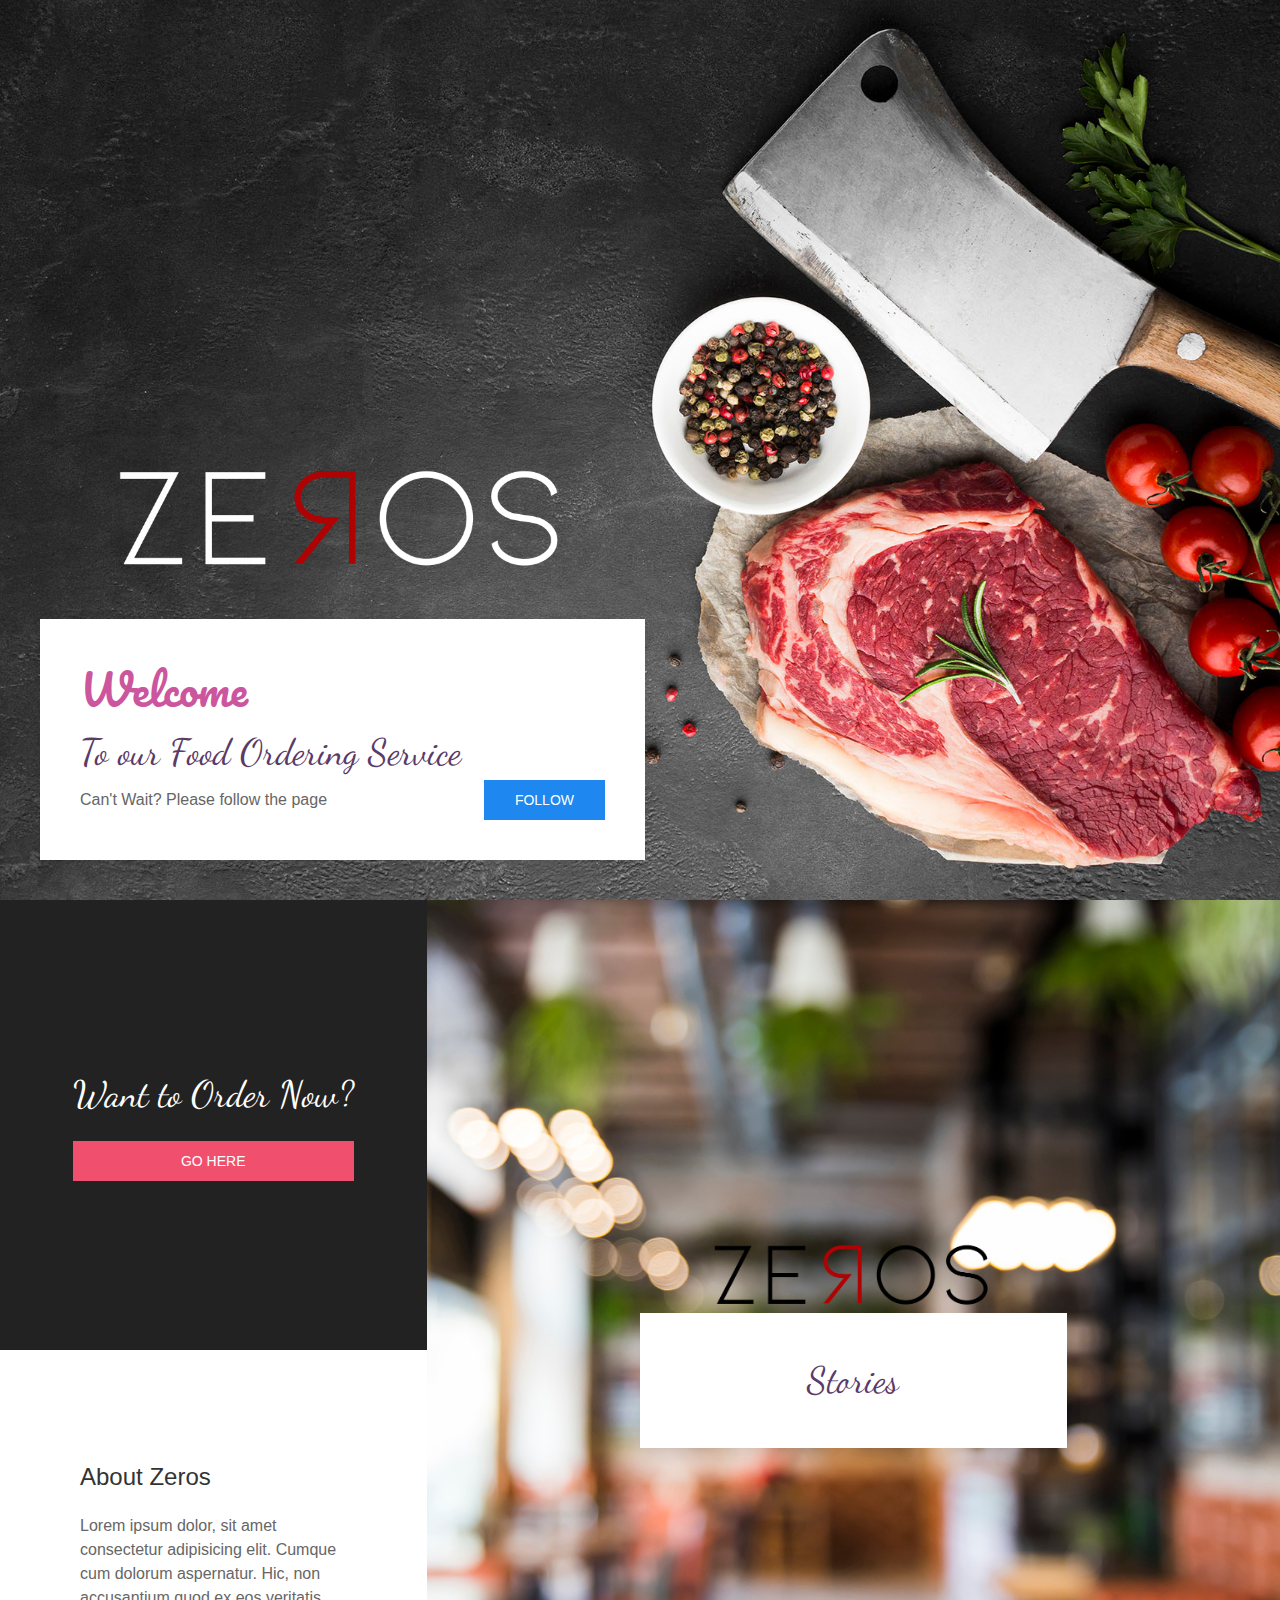
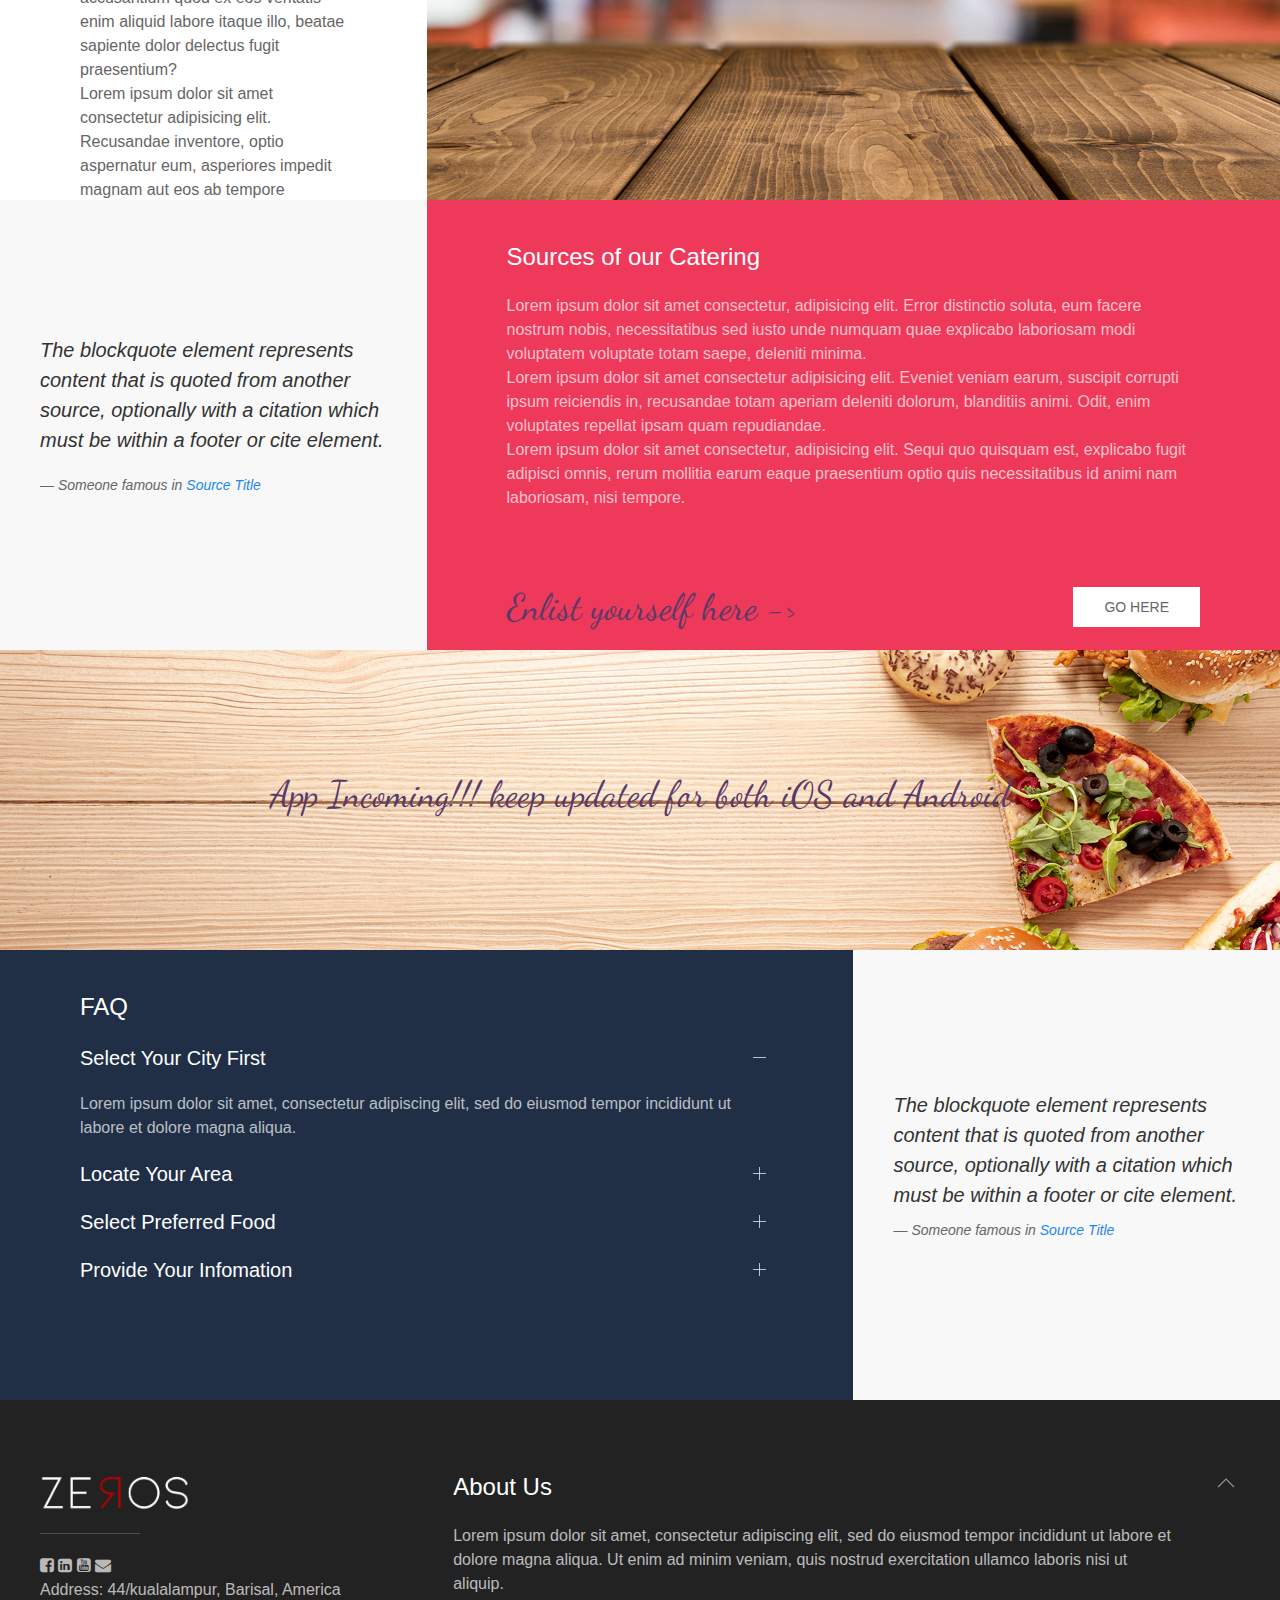
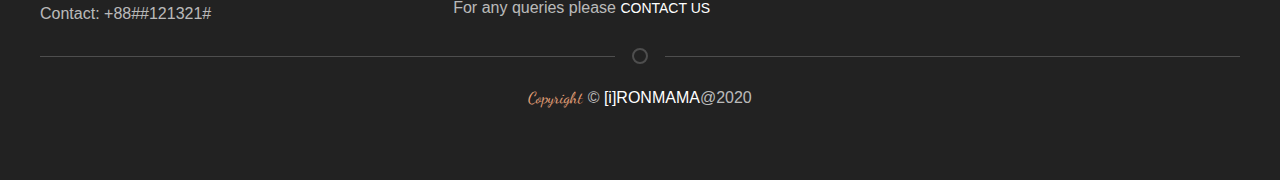
<file: index.html>
<!DOCTYPE html>
<html>
<head>
    <meta charset="utf-8" />
    <meta http-equiv="X-UA-Compatible" content="IE=edge">
    <title>project ZEROS UI</title>
    <meta name="viewport" content="width=device-width, initial-scale=1">    
    <link href="https://fonts.googleapis.com/css?family=Dancing+Script|Pacifico&display=swap" rel="stylesheet"> 
    <link rel="stylesheet" type="text/css" href="css/uikit.css">
    <link rel="stylesheet" type="text/css" media="screen" href="css/main.css" />
    <link rel="stylesheet" href="https://stackpath.bootstrapcdn.com/font-awesome/4.7.0/css/font-awesome.min.css">
    
</head>
<body>    
    <!-- Home Page Section -->
    <section class="main-section">
        <div class="main-section-content">
            <div>
                <div class="uk-background-cover uk-dark uk-panel" style="background-image: url(img/back_1800.jpg);">
                    <div class="h-100 uk-flex uk-flex-left uk-flex-bottom">
                        <div class="uk-flex-column">
                            <img src="img/logo_2_ws.png" width="685" alt="logo" uk-img>
                            <div class="uk-padding uk-flex uk-flex-column uk-animation-slide-top-small">
                                <div>
                                    <div class="uk-card uk-card-default uk-card-hover uk-card-body">
                                        <h3 class="uk-card-title zeros-head">Welcome</h3>
                                        <p class="zeros-sub-head">To our Food Ordering Service</p>
                                        <!-- <a class="uk-button uk-button-secondary" href="#doctor" uk-scroll>Find Doctor</a> -->
                                        <div class="uk-panel uk-panel-box uk-text-break">                                        
                                            <div class="uk-flex uk-flex-wrap uk-flex-wrap-around uk-flex-between uk-flex-middle">
                                                <p>Can't Wait? Please follow the page</p>
                                                <a class="uk-button uk-button-primary" href="foods.html">Follow</a>
                                            </div>
                                        </div>
                                    </div>
                                </div>                            
                            </div>  
                        </div>                                                  
                    </div>
                </div>
            </div>
        </div>
    </section>


    <!-- Food Order On the go -->
    <div id="food-order" uk-offcanvas="mode: push; overlay: true">
        <div class="uk-offcanvas-bar">                        
            <button class="uk-offcanvas-close" type="button" uk-close></button>                                                
            <h3 class="uk-h4 zeros-head">Order <span class="zeros-sub-head">On the go</span></h3>      
                            
            <form class="uk-form-stacked">
                <div class="uk-margin">
                    <label class="uk-form-label" for="form-stacked-text">Name</label>
                    <div class="uk-form-controls">
                        <input class="uk-input" id="form-stacked-text" type="text" placeholder="Full Name">
                    </div>
                </div>
            
                <div class="uk-margin">
                    <label class="uk-form-label" for="form-stacked-select">Select City</label>
                    <div class="uk-form-controls">
                        <select class="uk-select" id="form-stacked-select">
                            <option>Dhaka</option>
                            <option>Khulna</option>
                        </select>
                    </div>
                </div>

                <div class="uk-margin">
                        <label class="uk-form-label" for="form-stacked-select">Select Area</label>
                        <div class="uk-form-controls">
                            <select class="uk-select" id="form-stacked-select">
                                <option>Dhanmondi</option>
                                <option>Kolabagan</option>
                            </select>
                        </div>
                    </div>
            
                <div class="uk-margin">
                    <div class="uk-form-label">Preference</div>
                    <div class="uk-form-controls">
                        <label><input class="uk-radio" type="radio" name="radio1"> Lunch</label><br>
                        <label><input class="uk-radio" type="radio" name="radio2"> Dinner</label>
                    </div>
                </div>        
                <div class="uk-margin">
                    <button class="uk-button uk-button-danger">Search</button>
                </div>    
            </form>
        </div>
    </div>

    <!-- Enlistment -->
    <div id="enlist" uk-offcanvas="mode: push; flip: true; overlay: true">
        <div class="uk-offcanvas-bar">                        
            <button class="uk-offcanvas-close" type="button" uk-close></button>                                                
            <h3 class="uk-h4 zeros-head">Enlist <span class="zeros-sub-head">On the go</span></h3>                                    
            <form class="uk-form-stacked">
                <div class="uk-margin">
                    <label class="uk-form-label" for="form-stacked-text">Name</label>
                    <div class="uk-form-controls">
                        <input class="uk-input" id="form-stacked-text" type="text" placeholder="Full Name">
                    </div>
                </div>
            
                <div class="uk-margin">
                    <label class="uk-form-label" for="form-stacked-select">Select City</label>
                    <div class="uk-form-controls">
                        <select class="uk-select" id="form-stacked-select">
                            <option>Dhaka</option>
                            <option>Khulna</option>
                        </select>
                    </div>
                </div>

                <div class="uk-margin">
                        <label class="uk-form-label" for="form-stacked-select">Select Area</label>
                        <div class="uk-form-controls">
                            <select class="uk-select" id="form-stacked-select">
                                <option>Dhanmondi</option>
                                <option>Kolabagan</option>
                            </select>
                        </div>
                    </div>
            
                <div class="uk-margin">
                    <div class="uk-form-label">Preference</div>
                    <div class="uk-form-controls">
                        <label><input class="uk-radio" type="radio" name="radio1"> Lunch</label><br>
                        <label><input class="uk-radio" type="radio" name="radio2"> Dinner</label>
                    </div>
                </div>        
                <div class="uk-margin">
                    <button class="uk-button uk-button-danger">Enlist</button>
                </div>    
            </form>
        </div>
    </div>

    <!-- Page Content Section -->
    <section id="zeros">        
        <div>
            <div class="uk-grid-collapse" uk-grid>
                <div class="uk-width-1-3@m h-100">
                    <div>
                        <div class="uk-background-cover uk-height-large uk-light uk-background-secondary uk-panel uk-flex uk-flex-center uk-flex-middle">
                            <div class="uk-flex uk-flex-column uk-animation-slide-top-small">
                                <p class="uk-h4 zeros-sub-head">Want to Order Now?</p>
                                <button class="uk-button uk-button-danger" uk-toggle="target: #food-order">Go Here</button>                       
                            </div>
                        </div>
                    </div>
                    <div class="uk-height-responsive">
                        <div class="uk-height-large uk-height-responsive uk-padding uk-dark content-anim">
                            <div class="uk-section">
                                <div class="uk-container">                    
                                    <h3>About Zeros</h3>                    
                                    <div class="uk-grid-match" uk-grid>
                                        <div>
                                            <p>Lorem ipsum dolor, sit amet consectetur adipisicing elit. Cumque cum dolorum aspernatur. Hic, non accusantium quod ex eos veritatis enim aliquid labore itaque illo, beatae sapiente dolor delectus fugit praesentium?</p>
                                            <p>Lorem ipsum dolor sit amet consectetur adipisicing elit. Recusandae inventore, optio aspernatur eum, asperiores impedit magnam aut eos ab tempore assumenda ducimus dolorum. Sed quis hic illum voluptatibus molestiae eaque?</p>
                                            <p>Lorem, ipsum dolor sit amet consectetur adipisicing elit. Nobis reiciendis error ad enim quas quia perspiciatis qui sapiente voluptates numquam. Officiis, inventore ea saepe quis doloribus facilis eligendi veritatis in.</p>
                                        </div>
                                    </div>                    
                                </div>
                            </div>
                        </div>
                    </div>
                </div>  
                <div class="uk-width-expand@m">
                    <div class="h-100">
                        
                        <div class="uk-height-1-1 uk-background-cover uk-dark uk-flex " uk-parallax="bgy: -200" style="background-image: url('img/parallex_1.jpg');">                            
                            
                            <div class="uk-width-1-2@m uk-text-center uk-text-bottom uk-margin-auto uk-margin-auto-vertical">                                
                                <img src="img/logo_2.png" alt="">
                                <div class="uk-flex uk-flex-column uk-animation-slide-top-small">
                                    <div>
                                        <div class="uk-card uk-card-default uk-card-hover uk-card-body uk-margin-bottom">                                        
                                            <p class="zeros-sub-head">Stories</p>
                                        </div>
                                    </div>                            
                                </div>
                            </div>           
                        </div>
                    </div>
                </div>  
            </div>
        </div>

        


        <!-- 2nd Section: DOCTOR SOURCES -->
        <div class="uk-grid-collapse" uk-grid uk-height-match="target: > .classic">
            <div class="uk-width-1-3@m">
                <div class="uk-height-large uk-background-cover uk-dark uk-background-muted uk-panel uk-flex uk-flex-center uk-flex-middle">
                    <div class="uk-flex uk-flex-column uk-animation-slide-top-small uk-padding">
                        <blockquote cite="#">
                            <p class="uk-margin-bottom">The blockquote element represents content that is quoted from another source, optionally with a citation which must be within a footer or cite element.</p>
                            <footer>Someone famous in <cite><a href="#">Source Title</a></cite></footer>
                        </blockquote>                      
                    </div>
                </div>
            </div>
            <div class="uk-width-expand@m uk-height-responsive">
                <div class="uk-height-large uk-height-responsive uk-light uk-padding uk-background-danger">
                    <div class="uk-container">
                        <div class="uk-margin-auto-vertical">
                            <h3>Sources of our Catering</h3>                
                            <div>
                                <div>
                                    <p>Lorem ipsum dolor sit amet consectetur, adipisicing elit. Error distinctio soluta, eum facere nostrum nobis, necessitatibus sed iusto unde numquam quae explicabo laboriosam modi voluptatem voluptate totam saepe, deleniti minima.</p>
                                </div>
                                <div>
                                    <p>Lorem ipsum dolor sit amet consectetur adipisicing elit. Eveniet veniam earum, suscipit corrupti ipsum reiciendis in, recusandae totam aperiam deleniti dolorum, blanditiis animi. Odit, enim voluptates repellat ipsam quam repudiandae.</p>
                                </div>
                                <div>
                                    <p>Lorem ipsum dolor sit amet consectetur, adipisicing elit. Sequi quo quisquam est, explicabo fugit adipisci omnis, rerum mollitia earum eaque praesentium optio quis necessitatibus id animi nam laboriosam, nisi tempore.</p>
                                </div>
                            </div>
                        </div>
                        <div class="uk-margin-top uk-margin-large-top">                            
                            <div class="uk-flex uk-flex-wrap uk-flex-wrap-around uk-flex-between uk-flex-middle">
                                <p class="zeros-sub-head">Enlist yourself here -></p>
                                <button class="uk-button uk-button-secondary" uk-toggle="target: #enlist">Go Here</button>
                            </div>                
                        </div>
                    </div>
                </div>
            </div>
        </div>

        <!-- APP INCOMING SECTION -->

        <div class="uk-grid-collapse" uk-grid>
            <div class="uk-width-1-1">
                <div class="uk-background-cover uk-dark uk-height-medium uk-panel uk-flex uk-flex-center uk-flex-middle" uk-parallax="bgy: -400" style="background-image: url('img/app_plx2.jpg');">                                        
                    <div class="uk-flex uk-flex-column uk-animation-slide-top-small uk-padding">
                        <p class="uk-margin-small-bottom zeros-sub-head">App Incoming!!! keep updated for both iOS and Android</p>
                    </div>
                </div>
            </div>
        </div>

        <!-- 3rd section: FAQ -->
        <div class="uk-grid-collapse" uk-grid>            
            <div class="uk-width-expand@m">
                <div class="uk-height-large uk-light uk-padding uk-background-dark-blue">
                    <div class="uk-container">
                        <h3>FAQ</h3>         
                        <div>
                            <ul uk-accordion="multiple: true">
                                <li class="uk-open">
                                    <a class="uk-accordion-title" href="#">Select Your City First</a>
                                    <div class="uk-accordion-content">
                                        <p>Lorem ipsum dolor sit amet, consectetur adipiscing elit, sed do eiusmod tempor incididunt ut labore et dolore magna aliqua.</p>
                                    </div>
                                </li>
                                <li>
                                    <a class="uk-accordion-title" href="#">Locate Your Area</a>
                                    <div class="uk-accordion-content">
                                        <p>Ut enim ad minim veniam, quis nostrud exercitation ullamco laboris nisi ut aliquip ex ea commodo consequat. Duis aute irure dolor reprehenderit.</p>
                                    </div>
                                </li>
                                <li>
                                    <a class="uk-accordion-title" href="#">Select Preferred Food</a>
                                    <div class="uk-accordion-content">
                                        <p>Duis aute irure dolor in reprehenderit in voluptate velit esse cillum dolore eu fugiat nulla pariatur. Excepteur sint occaecat cupidatat proident.</p>
                                    </div>
                                </li>
                                <li>
                                    <a class="uk-accordion-title" href="#">Provide Your Infomation</a>
                                    <div class="uk-accordion-content">
                                        <p>Duis aute irure dolor in reprehenderit in voluptate velit esse cillum dolore eu fugiat nulla pariatur. Excepteur sint occaecat cupidatat proident.</p>
                                    </div>
                                </li>
                            </ul>
                        </div>
                
                    </div>
                </div>
            </div>
            <div class="uk-width-1-3@m">
                <div class="uk-background-cover uk-height-large uk-dark uk-background-muted uk-height-medium uk-panel uk-flex uk-flex-center uk-flex-middle">
                    <div class="uk-flex uk-flex-column uk-animation-slide-top-small uk-padding">
                        <blockquote cite="#">
                            <p class="uk-margin-small-bottom">The blockquote element represents content that is quoted from another source, optionally with a citation which must be within a footer or cite element.</p>
                            <footer>Someone famous in <cite><a href="#">Source Title</a></cite></footer>
                        </blockquote>                      
                    </div>
                </div>
            </div>
        </div>

        <!-- 4th section: Footer Section -->
        <div class="uk-section uk-section-secondary">
            <div class="uk-container">
                <div class="" uk-grid>
                    <div class="uk-width-1-3">
                        <img src="img/logo_2_w.png" width="150" alt="logo" uk-img>
                        <hr class="uk-divider-small">
                        <div class="icon-section">                            
                            <i class="fa fa-facebook-square" aria-hidden="true"></i>
                            <i class="fa fa-linkedin-square" aria-hidden="true"></i>
                            <i class="fa fa-youtube-square" aria-hidden="true"></i>
                            <i class="fa fa-envelope" aria-hidden="true"></i>
                        </div>
                        <div class="addr">
                            <p>Address: 44/kualalampur, Barisal, America</p>
                            <p>Contact: +88##121321#</p>
                        </div>

                    </div>
                    <div class="uk-width-expand@m">
                        <article class="uk-article">
                            <h3 class="">About Us</h3>
                            <p class="uk-panel uk-panel-box uk-text-break">Lorem ipsum dolor sit amet, consectetur adipiscing elit, sed do eiusmod tempor incididunt ut labore et dolore magna aliqua. Ut enim ad minim veniam, quis nostrud exercitation ullamco laboris nisi ut aliquip.</p>
                            <p>For any queries please <a class="uk-button uk-button-text" href="contact.html">Contact Us</a></p>
                        </article>
                    </div>
                    <div class="uk-width-auto@m">
                        <a href="#" uk-totop uk-scroll></a>
                    </div>
                </div>
                <div class="uk-divider-icon"></div>
                <p class="uk-text-center"> <span class="zeros-sub-head copy">Copyright</span>  © <a href="#">[i]RONMAMA</a>@2020</p>
            </div>
        </div>
    </section>
    <!-- <script src="js/uikit-icons.js"></script> -->
    <script src="js/uikit-icons.min.js"></script>
    <!-- <script src="js/uikit.js"></script> -->
    <script src="js/uikit.min.js"></script>
    <script src="js/main.js"></script>
</body>
</html>
</file>
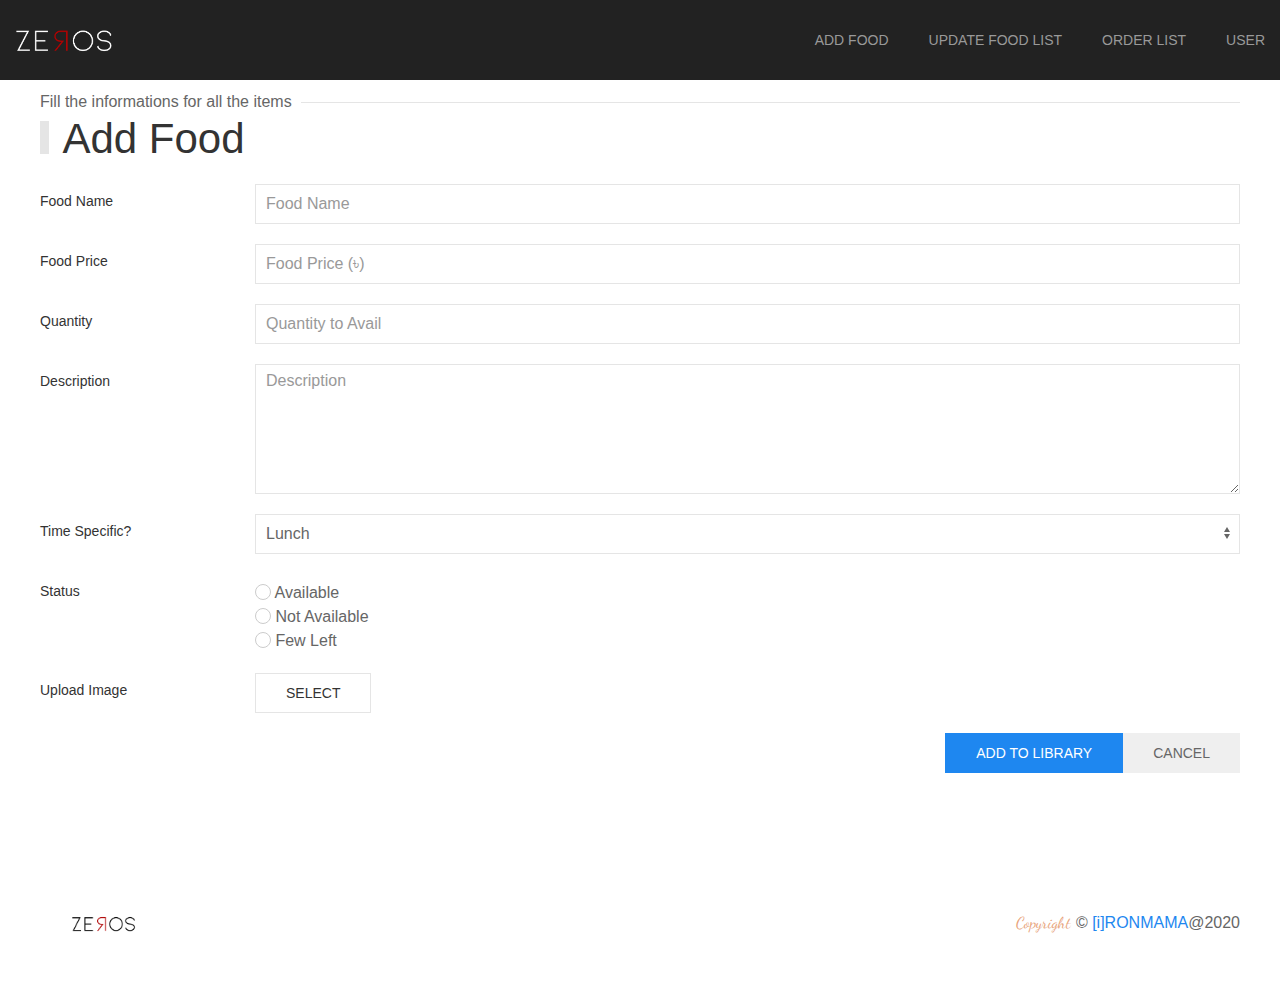
<file: addfood.html>
<!DOCTYPE html>
<html>
<head>
    <meta charset="utf-8" />
    <meta http-equiv="X-UA-Compatible" content="IE=edge">
    <title>project ZEROS UI</title>
    <meta name="viewport" content="width=device-width, initial-scale=1">    
    <link href="https://fonts.googleapis.com/css?family=Dancing+Script|Pacifico&display=swap" rel="stylesheet"> 
    <link rel="stylesheet" type="text/css" href="css/uikit.css">
    <link rel="stylesheet" type="text/css" media="screen" href="css/main.css" />
    <link rel="stylesheet" href="https://stackpath.bootstrapcdn.com/font-awesome/4.7.0/css/font-awesome.min.css">
    
</head>
<body>    
    <!-- Home Page Section -->
    <section class="main-section">
        <div class="admin-section-top">
            <div>
                <div class="uk-section-secondary uk-preserve-color">
                    <div uk-sticky="animation: uk-animation-slide-top; sel-target: .uk-navbar-container; cls-active: uk-navbar-sticky; cls-inactive: uk-navbar-transparent uk-dark; top: 200">
                        <nav class="uk-navbar-container" uk-navbar="mode: click;">
                            <div class="uk-navbar-left">
                                <a class="uk-navbar-item uk-logo logo-size" href="index.html"><img src="img/logo_2_w.png" alt="zeros"></a>                                                 
                            </div>
                            <div class="uk-navbar-right uk-dark">
                                <ul class="uk-navbar-nav uk-iconnav">
                                    <li>
                                        <a href="addfood.html" uk-toggle><span uk-icon="heart"></span> Add Food </a>
                                    </li>
                                    <li>
                                        <a href="foodList.html" uk-toggle><span uk-icon="heart"></span> Update Food List </a>
                                    </li>
                                    <li>
                                        <a href="order.html" uk-toggle><span uk-icon="heart"></span> Order List </a>
                                    </li>
                                    <li>
                                        <a href="#" > User </a>
                                        <div class="uk-navbar-dropdown uk-navbar-dropdown-width-2">
                                            <div class="uk-navbar-dropdown-grid uk-child-width-1" uk-grid>
                                                <div>
                                                    <ul class="uk-nav uk-navbar-dropdown-nav">
                                                        <li class="">
                                                            <a href="index.html" class="uk-button uk-button-primary">Logout</a>
                                                        </li>
                                                    </ul>
                                                </div>
                                            </div>
                                        </div>
                                    </li>                                    
                                </ul>
                            </div>
                        </nav>
                    </div>
                </div>

            </div>
        </div>
    </section>


    <!-- itemsList -->
    <section id="foods-items">
        <div class="uk-container">
            <div class="head">
                <h1 class="uk-heading-bullet">Add Food</h1>
                <p class="uk-heading-line"><span>Fill the informations for all the items</span></p>
            </div>

            <div class="uk-child-width-1@m" uk-grid>
                <form class="uk-form-horizontal uk-margin-large">

                    <div class="uk-margin">
                        <label class="uk-form-label" for="title">Food Name</label>
                        <div class="uk-form-controls">
                            <input class="uk-input" id="title" type="text" name="title" placeholder="Food Name">
                        </div>
                    </div>

                    <div class="uk-margin">
                        <label class="uk-form-label" for="price">Food Price</label>
                        <div class="uk-form-controls">
                            <input class="uk-input" id="price" type="text" name="price" placeholder="Food Price (৳)">
                        </div>
                    </div>

                    <div class="uk-margin">
                        <label class="uk-form-label" for="qty">Quantity</label>
                        <div class="uk-form-controls">
                            <input class="uk-input" id="qty" type="text" name="qty" placeholder="Quantity to Avail">
                        </div>
                    </div>
                    

                    <div class="uk-margin">
                        <label class="uk-form-label" for="description">Description</label>
                        <div class="uk-form-controls">
                            <textarea class="uk-textarea" rows="5" id="description" name="description" placeholder="Description"></textarea>
                        </div>                        
                    </div>
                
                    <div class="uk-margin">
                        <label class="uk-form-label" for="form-horizontal-select">Time Specific?</label>
                        <div class="uk-form-controls">
                            <select class="uk-select" id="form-horizontal-select">
                                <option>Lunch</option>
                                <option>Dinner</option>
                                <option>Both</option>
                            </select>
                        </div>
                    </div>
                
                    <div class="uk-margin ">
                        <div class="uk-form-label">Status</div>
                        <div class="uk-form-controls uk-form-controls-text">
                            <label><input class="uk-radio" type="radio" name="radio1"> Available</label><br>
                            <label><input class="uk-radio" type="radio" name="radio1"> Not Available</label><br>
                            <label><input class="uk-radio" type="radio" name="radio1"> Few Left</label>
                        </div>
                    </div>

                    <div class="uk-margin">
                        <label class="uk-form-label" for="img">Upload Image</label>
                        <div class="uk-form-controls">
                            <div uk-form-custom>
                                <input type="file">
                                <button class="uk-button uk-button-default" type="button" tabindex="-1">Select</button>
                            </div>
                        </div>                        
                    </div>     
                    
                    <div class="uk-margin uk-flex uk-flex-right">
                        <button class="uk-button uk-button-primary" type="button" tabindex="-1">Add To Library</button>
                        <button class="uk-button uk-button-Danger" type="button" tabindex="-1">Cancel</button>                     
                    </div>   
                </form>
            </div>
        </div>
    </section>

    <section id="footer">
        <div class="uk-padding">                            
            <div class="uk-flex uk-flex-wrap uk-flex-wrap-around uk-flex-between uk-flex-middle">
                <a class="uk-navbar-item uk-logo logo-size" href="index.html"><img src="img/logo_2.png" alt="zeros"></a>   
                <p class="uk-text-center"> <span class="zeros-sub-head copy">Copyright</span>  © <a href="#">[i]RONMAMA</a>@2020</p>
            </div>                
        </div>
    </section>

    <script src="js/uikit-icons.min.js"></script>
    <!-- <script src="js/uikit.js"></script> -->
    <script src="js/uikit.min.js"></script>
    <script src="js/main.js"></script>
</body>
</html>
</file>
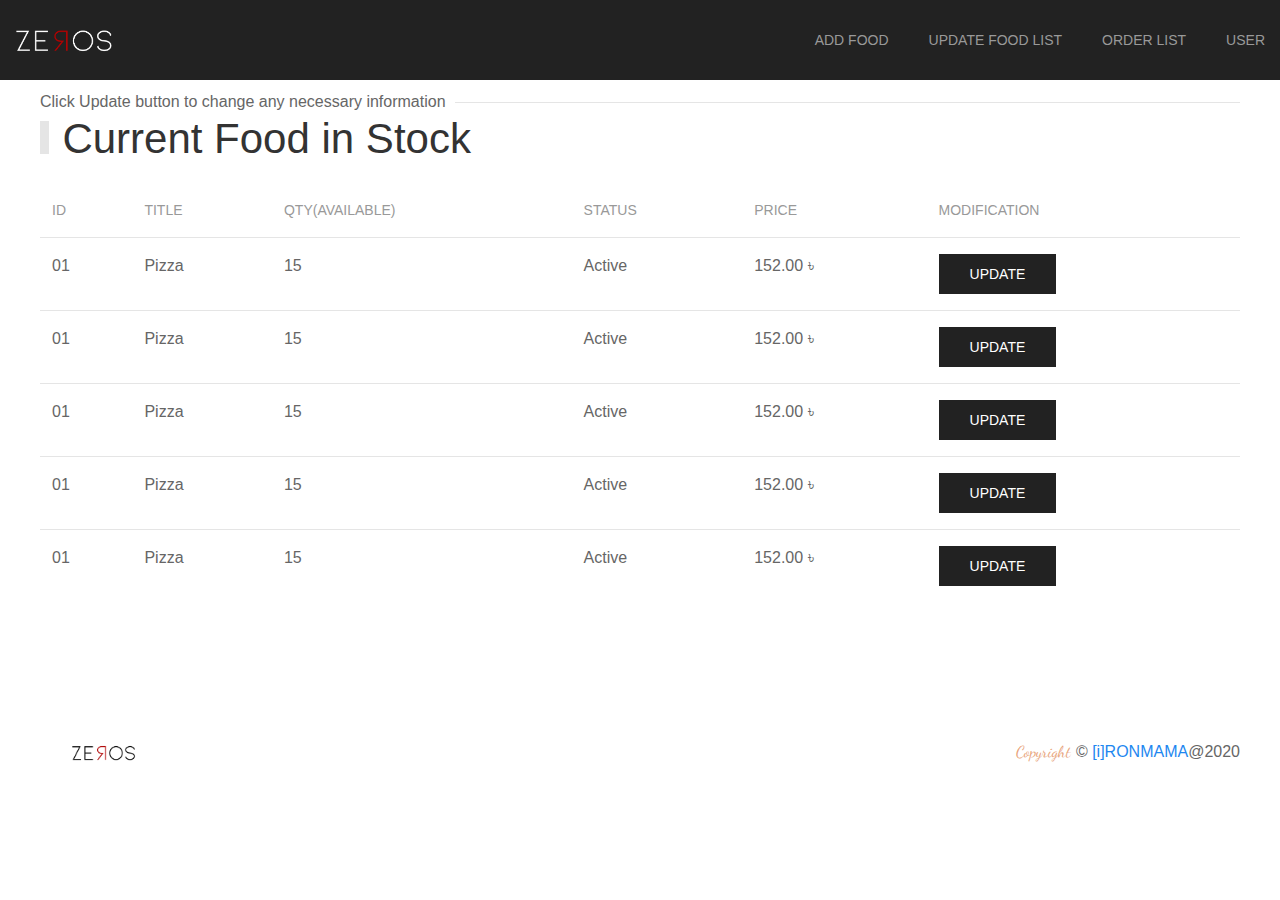
<file: foodList.html>
<!DOCTYPE html>
<html>
<head>
    <meta charset="utf-8" />
    <meta http-equiv="X-UA-Compatible" content="IE=edge">
    <title>project ZEROS UI</title>
    <meta name="viewport" content="width=device-width, initial-scale=1">    
    <link href="https://fonts.googleapis.com/css?family=Dancing+Script|Pacifico&display=swap" rel="stylesheet"> 
    <link rel="stylesheet" type="text/css" href="css/uikit.css">
    <link rel="stylesheet" type="text/css" media="screen" href="css/main.css" />
    <link rel="stylesheet" href="https://stackpath.bootstrapcdn.com/font-awesome/4.7.0/css/font-awesome.min.css">
    
</head>
<body>    
    <!-- Home Page Section -->
    <section class="main-section">
        <div class="admin-section-top">
            <div>
                <div class="uk-section-secondary uk-preserve-color">
                    <div uk-sticky="animation: uk-animation-slide-top; sel-target: .uk-navbar-container; cls-active: uk-navbar-sticky; cls-inactive: uk-navbar-transparent uk-dark; top: 200">
                        <nav class="uk-navbar-container" uk-navbar="mode: click;">
                            <div class="uk-navbar-left">
                                <a class="uk-navbar-item uk-logo logo-size" href="index.html"><img src="img/logo_2_w.png" alt="zeros"></a>                                                 
                            </div>
                            <div class="uk-navbar-right uk-dark">
                                <ul class="uk-navbar-nav uk-iconnav">
                                    <li>
                                        <a href="addfood.html" uk-toggle><span uk-icon="heart"></span> Add Food </a>
                                    </li>
                                    <li>
                                        <a href="foodList.html" uk-toggle><span uk-icon="heart"></span> Update Food List </a>
                                    </li>
                                    <li>
                                        <a href="order.html" uk-toggle><span uk-icon="heart"></span> Order List </a>
                                    </li>
                                    <li>
                                        <a href="#" > User </a>
                                        <div class="uk-navbar-dropdown uk-navbar-dropdown-width-2">
                                            <div class="uk-navbar-dropdown-grid uk-child-width-1" uk-grid>
                                                <div>
                                                    <ul class="uk-nav uk-navbar-dropdown-nav">
                                                        <li class="">
                                                            <a href="login.html" class="uk-button uk-button-primary">Logout</a>
                                                        </li>
                                                    </ul>
                                                </div>
                                            </div>
                                        </div>
                                    </li>                                    
                                </ul>
                            </div>
                        </nav>
                    </div>
                </div>

            </div>
        </div>
    </section>

    <div id="cart" uk-offcanvas="mode: push; flip: true; overlay: true">
        <div class="uk-offcanvas-bar">                        
            <button class="uk-offcanvas-close" type="button" uk-close></button>                                                
            <h3 class="uk-h4 zeros-head">Cart</h3>      
                            
            <form class="uk-form-stacked">
                <div class="uk-margin">
                    <label class="uk-form-label" for="form-stacked-text">Name</label>
                    <div class="uk-form-controls">
                        <input class="uk-input" id="form-stacked-text" type="text" placeholder="Full Name">
                    </div>
                </div>
            
                <div class="uk-margin">
                    <label class="uk-form-label" for="form-stacked-select">Select City</label>
                    <div class="uk-form-controls">
                        <select class="uk-select" id="form-stacked-select">
                            <option>Dhaka</option>
                            <option>Khulna</option>
                        </select>
                    </div>
                </div>

                <div class="uk-margin">
                        <label class="uk-form-label" for="form-stacked-select">Select Area</label>
                        <div class="uk-form-controls">
                            <select class="uk-select" id="form-stacked-select">
                                <option>Dhanmondi</option>
                                <option>Kolabagan</option>
                            </select>
                        </div>
                    </div>
            
                <div class="uk-margin">
                    <div class="uk-form-label">Preference</div>
                    <div class="uk-form-controls">
                        <label><input class="uk-radio" type="radio" name="radio1"> Lunch</label><br>
                        <label><input class="uk-radio" type="radio" name="radio2"> Dinner</label>
                    </div>
                </div>        
                <div class="uk-margin">
                    <button class="uk-button uk-button-danger">Search</button>
                </div>    
            </form>
        </div>
    </div>

    <!-- itemsList -->
    <section id="foods-items">
        <div class="uk-container">
            <div class="head">
                <h1 class="uk-heading-bullet">Current Food in Stock</h1>
                <p class="uk-heading-line"><span>Click Update button to change any necessary information</span></p>
            </div>

            <div class="uk-child-width-1@m" uk-grid>
                <div class="uk-margin-large">
                    <table class="uk-table uk-table-hover uk-table-divider">
                        <thead>
                            <tr>
                                <th>id</th>
                                <th>Title</th>
                                <th>QTY(Available)</th>
                                <th>Status</th>
                                <th>Price</th>
                                <th>Modification</th>
                            </tr>
                        </thead>
                        <tbody>
                            <tr>
                                <td>01</td>
                                <td>Pizza</td>
                                <td>15</td>
                                <td>Active</td>
                                <td>152.00 ৳</td>
                                <td><button class="uk-button uk-button-secondary">Update</button></td>
                            </tr>
                            <tr>
                                <td>01</td>
                                <td>Pizza</td>
                                <td>15</td>
                                <td>Active</td>
                                <td>152.00 ৳</td>
                                <td><button class="uk-button uk-button-secondary">Update</button></td>
                            </tr>
                            <tr>
                                <td>01</td>
                                <td>Pizza</td>
                                <td>15</td>
                                <td>Active</td>
                                <td>152.00 ৳</td>
                                <td><button class="uk-button uk-button-secondary">Update</button></td>
                            </tr>
                            <tr>
                                <td>01</td>
                                <td>Pizza</td>
                                <td>15</td>
                                <td>Active</td>
                                <td>152.00 ৳</td>
                                <td><button class="uk-button uk-button-secondary">Update</button></td>
                            </tr>
                            <tr>
                                <td>01</td>
                                <td>Pizza</td>
                                <td>15</td>
                                <td>Active</td>
                                <td>152.00 ৳</td>
                                <td><button class="uk-button uk-button-secondary">Update</button></td>
                            </tr>
                        </tbody>
                    </table>
                </div>
            </div>
        </div>
    </section>

    <section id="footer">
        <div class="uk-padding">                            
            <div class="uk-flex uk-flex-wrap uk-flex-wrap-around uk-flex-between uk-flex-middle">
                <a class="uk-navbar-item uk-logo logo-size" href="index.html"><img src="img/logo_2.png" alt="zeros"></a>   
                <p class="uk-text-center"> <span class="zeros-sub-head copy">Copyright</span>  © <a href="#">[i]RONMAMA</a>@2020</p>
            </div>                
        </div>
    </section>

    <script src="js/uikit-icons.min.js"></script>
    <!-- <script src="js/uikit.js"></script> -->
    <script src="js/uikit.min.js"></script>
    <script src="js/main.js"></script>
</body>
</html>
</file>
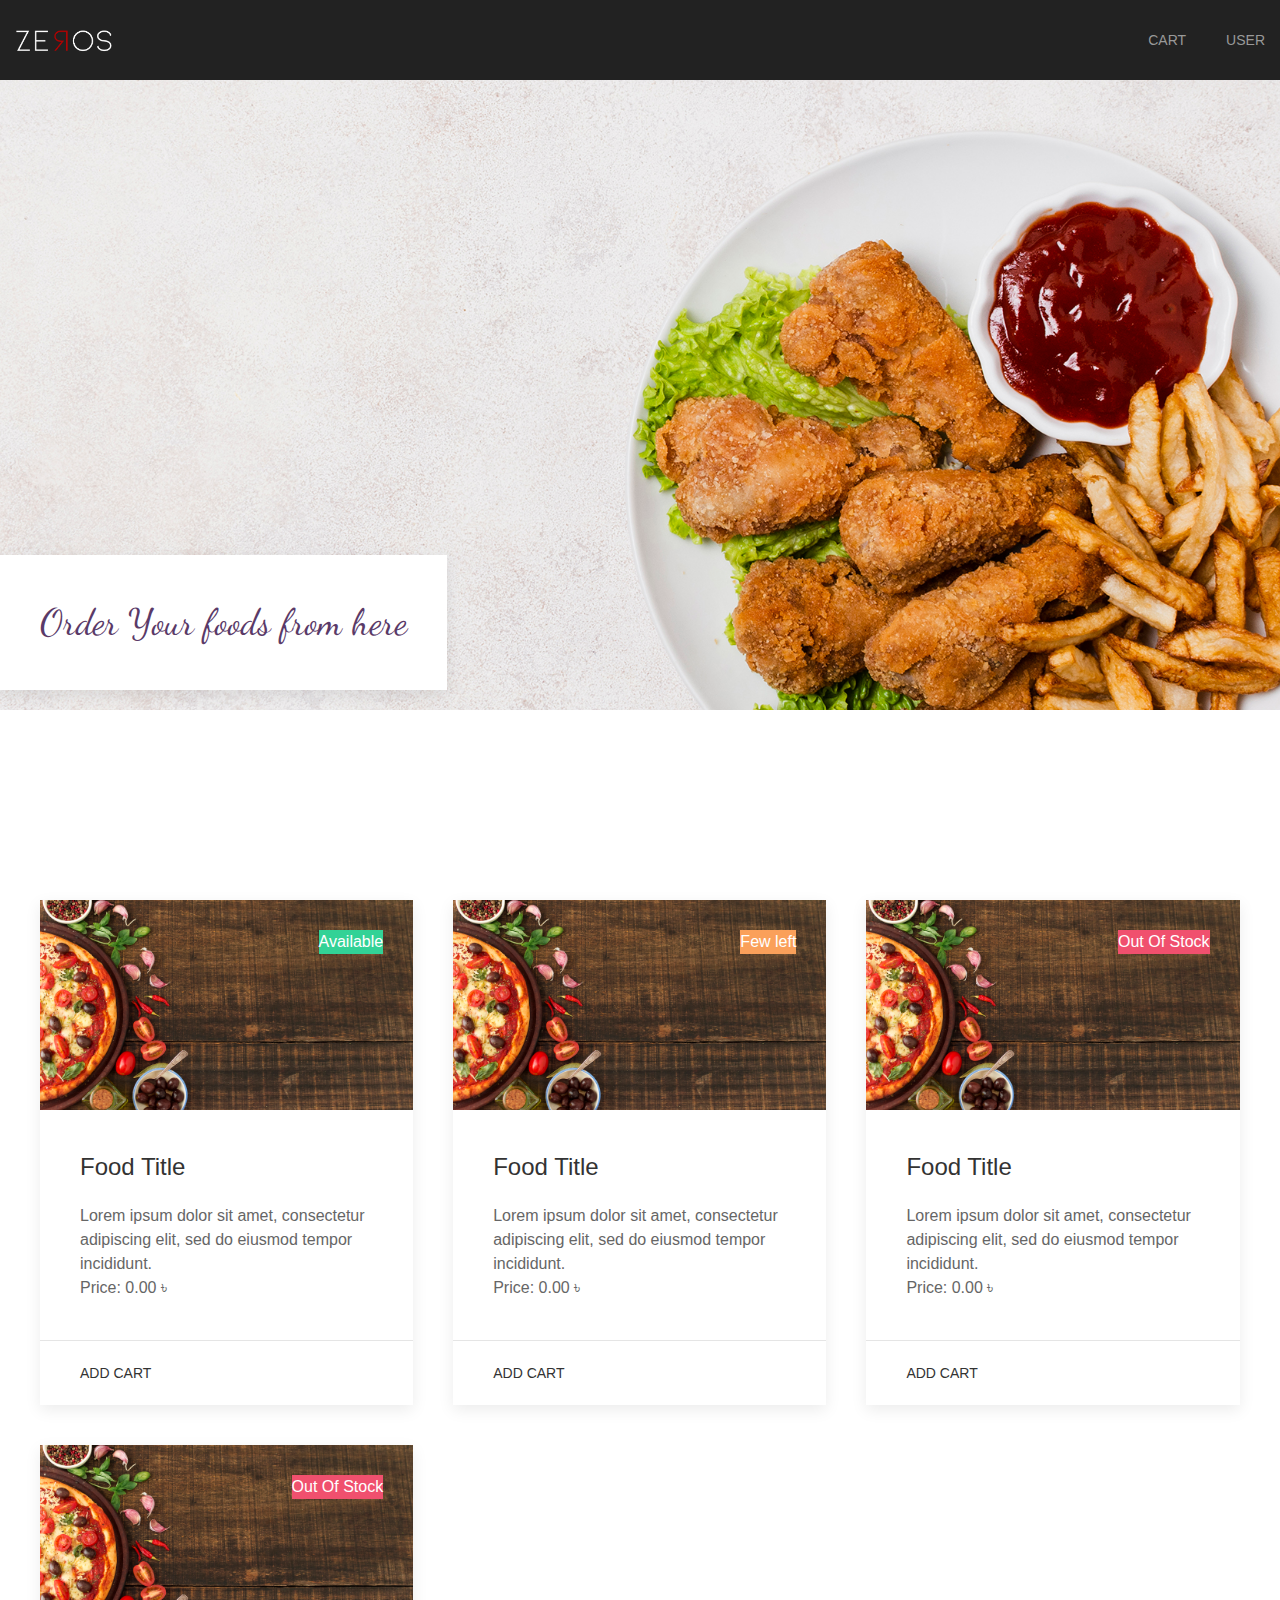
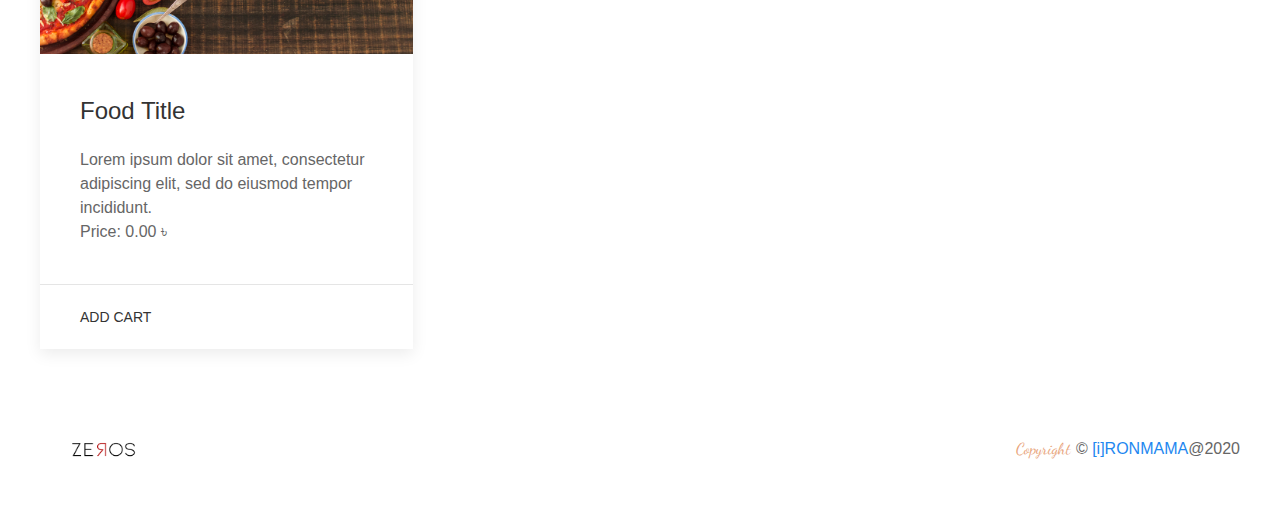
<file: foods.html>
<!DOCTYPE html>
<html>
<head>
    <meta charset="utf-8" />
    <meta http-equiv="X-UA-Compatible" content="IE=edge">
    <title>project ZEROS UI</title>
    <meta name="viewport" content="width=device-width, initial-scale=1">    
    <link href="https://fonts.googleapis.com/css?family=Dancing+Script|Pacifico&display=swap" rel="stylesheet"> 
    <link rel="stylesheet" type="text/css" href="css/uikit.css">
    <link rel="stylesheet" type="text/css" media="screen" href="css/main.css" />
    <link rel="stylesheet" href="https://stackpath.bootstrapcdn.com/font-awesome/4.7.0/css/font-awesome.min.css">
    
</head>
<body>    
    <!-- Home Page Section -->
    <section class="main-section">
        <div class="main-section-content">
            <div>
                <div class="uk-section-secondary uk-preserve-color">
                    <div uk-sticky="animation: uk-animation-slide-top; sel-target: .uk-navbar-container; cls-active: uk-navbar-sticky; cls-inactive: uk-navbar-transparent uk-dark; top: 200">
                        <nav class="uk-navbar-container" uk-navbar="mode: click;">
                            <div class="uk-navbar-left">
                                <a class="uk-navbar-item uk-logo logo-size" href="index.html"><img src="img/logo_2_w.png" alt="zeros"></a>                    
                            </div>
                            <div class="uk-navbar-right uk-dark">
                                <ul class="uk-navbar-nav uk-iconnav">
                                    <li>
                                        <a href="#cart" uk-toggle><span uk-icon="heart"></span> Cart</a>
                                    </li>
                                    <li>
                                        <a href="#" > User </a>
                                        <div class="uk-navbar-dropdown uk-navbar-dropdown-width-2">
                                            <div class="uk-navbar-dropdown-grid uk-child-width-1-2" uk-grid>
                                                <div>
                                                    <ul class="uk-nav uk-navbar-dropdown-nav">
                                                        <li class="">
                                                            <a href="login.html" class="uk-button uk-button-primary">Login</a>
                                                        </li>
                                                    </ul>
                                                </div>
                                                <div>
                                                    <ul class="uk-nav uk-navbar-dropdown-nav">
                                                        <li class="">
                                                            <a href="registration.html" class="uk-button uk-button-secondary">Register</a>
                                                        </li> 
                                                    </ul>
                                                </div>
                                            </div>
                                        </div>
                                    </li>                                    
                                </ul>
                            </div>
                        </nav>
                    </div>
                </div>

                <div class="uk-background-cover uk-dark uk-panel" uk-parallax="bgy: -200" style="background-image: url(img/app_plx.jpg);">
                    <div class="h-70 uk-flex uk-flex-left uk-flex-bottom">
                        <div class="uk-flex-column">
                            <div class="uk-flex uk-flex-column uk-animation-slide-top-small">
                                <div>
                                    <div class="uk-card uk-card-default uk-card-hover uk-card-body uk-margin-bottom">                                        
                                        <p class="zeros-sub-head">Order Your foods from here</p>
                                    </div>
                                </div>                            
                            </div>  
                        </div>                                                  
                    </div>
                </div>
            </div>
        </div>
    </section>

    <div id="cart" uk-offcanvas="mode: push; flip: true; overlay: true">
        <div class="uk-offcanvas-bar">                        
            <button class="uk-offcanvas-close" type="button" uk-close></button>                                                
            <h3 class="uk-h4 zeros-head">Cart</h3>      
                            
            <form class="uk-form-stacked">
                <div class="uk-margin">
                    <label class="uk-form-label" for="form-stacked-text">Name</label>
                    <div class="uk-form-controls">
                        <input class="uk-input" id="form-stacked-text" type="text" placeholder="Full Name">
                    </div>
                </div>
            
                <div class="uk-margin">
                    <label class="uk-form-label" for="form-stacked-select">Select City</label>
                    <div class="uk-form-controls">
                        <select class="uk-select" id="form-stacked-select">
                            <option>Dhaka</option>
                            <option>Khulna</option>
                        </select>
                    </div>
                </div>

                <div class="uk-margin">
                        <label class="uk-form-label" for="form-stacked-select">Select Area</label>
                        <div class="uk-form-controls">
                            <select class="uk-select" id="form-stacked-select">
                                <option>Dhanmondi</option>
                                <option>Kolabagan</option>
                            </select>
                        </div>
                    </div>
            
                <div class="uk-margin">
                    <div class="uk-form-label">Preference</div>
                    <div class="uk-form-controls">
                        <label><input class="uk-radio" type="radio" name="radio1"> Lunch</label><br>
                        <label><input class="uk-radio" type="radio" name="radio2"> Dinner</label>
                    </div>
                </div>        
                <div class="uk-margin">
                    <button class="uk-button uk-button-danger">Search</button>
                </div>    
            </form>
        </div>
    </div>

    <!-- itemsList -->
    <section id="foods-items">
        <div class="uk-container">
            <div class="uk-child-width-1-3@m" uk-grid>
                <div>
                    <div class="uk-card uk-card-default">
                        <div class="uk-card-media-top">
                            <img src="img/deco1.jpg" alt="">
                        </div>
                        <div class="uk-card-badge uk-label-success">Available</div>
                        <div class="uk-card-body">
                            <h3 class="uk-card-title">Food Title</h3>
                            <p>Lorem ipsum dolor sit amet, consectetur adipiscing elit, sed do eiusmod tempor incididunt.</p>
                            <p>Price: 0.00 ৳</p>
                        </div>
                        <div class="uk-card-footer">
                            <a href="#" class="uk-button uk-button-text">Add Cart</a>
                        </div>
                    </div>
                </div>
                <div>
                    <div class="uk-card uk-card-default">
                        <div class="uk-card-media-top">
                            <img src="img/deco1.jpg" alt="">
                        </div>
                        <div class="uk-card-badge uk-label-warning">Few left</div>
                        <div class="uk-card-body">
                            <h3 class="uk-card-title">Food Title</h3>
                            <p>Lorem ipsum dolor sit amet, consectetur adipiscing elit, sed do eiusmod tempor incididunt.</p>
                            <p>Price: 0.00 ৳</p>
                        </div>
                        <div class="uk-card-footer">
                            <a href="#" class="uk-button uk-button-text">Add Cart</a>
                        </div>
                    </div>
                </div>
                <div>
                    <div class="uk-card uk-card-default">
                        <div class="uk-card-media-top">
                            <img src="img/deco1.jpg" alt="">
                        </div>
                        <div class="uk-card-badge uk-label-danger">Out Of Stock</div>
                        <div class="uk-card-body">
                            <h3 class="uk-card-title">Food Title</h3>
                            <p>Lorem ipsum dolor sit amet, consectetur adipiscing elit, sed do eiusmod tempor incididunt.</p>
                            <p>Price: 0.00 ৳</p>
                        </div>
                        <div class="uk-card-footer">
                            <a href="#" class="uk-button uk-button-text">Add Cart</a>
                        </div>
                    </div>
                </div>
                <div>
                    <div class="uk-card uk-card-default">
                        <div class="uk-card-media-top">
                            <img src="img/deco1.jpg" alt="">
                        </div>
                        <div class="uk-card-badge uk-label-danger">Out Of Stock</div>
                        <div class="uk-card-body">
                            <h3 class="uk-card-title">Food Title</h3>
                            <p>Lorem ipsum dolor sit amet, consectetur adipiscing elit, sed do eiusmod tempor incididunt.</p>
                            <p>Price: 0.00 ৳</p>
                        </div>
                        <div class="uk-card-footer">
                            <a href="#" class="uk-button uk-button-text">Add Cart</a>
                        </div>
                    </div>
                </div>
            </div>
        </div>
    </section>

    <section id="footer">
        <div class="uk-margin-top uk-padding">                            
            <div class="uk-flex uk-flex-wrap uk-flex-wrap-around uk-flex-between uk-flex-middle">
                <a class="uk-navbar-item uk-logo logo-size" href="index.html"><img src="img/logo_2.png" alt="zeros"></a>   
                <p class="uk-text-center"> <span class="zeros-sub-head copy">Copyright</span>  © <a href="#">[i]RONMAMA</a>@2020</p>
            </div>                
        </div>
    </section>

    <script src="js/uikit-icons.min.js"></script>
    <!-- <script src="js/uikit.js"></script> -->
    <script src="js/uikit.min.js"></script>
    <script src="js/main.js"></script>
</body>
</html>
</file>
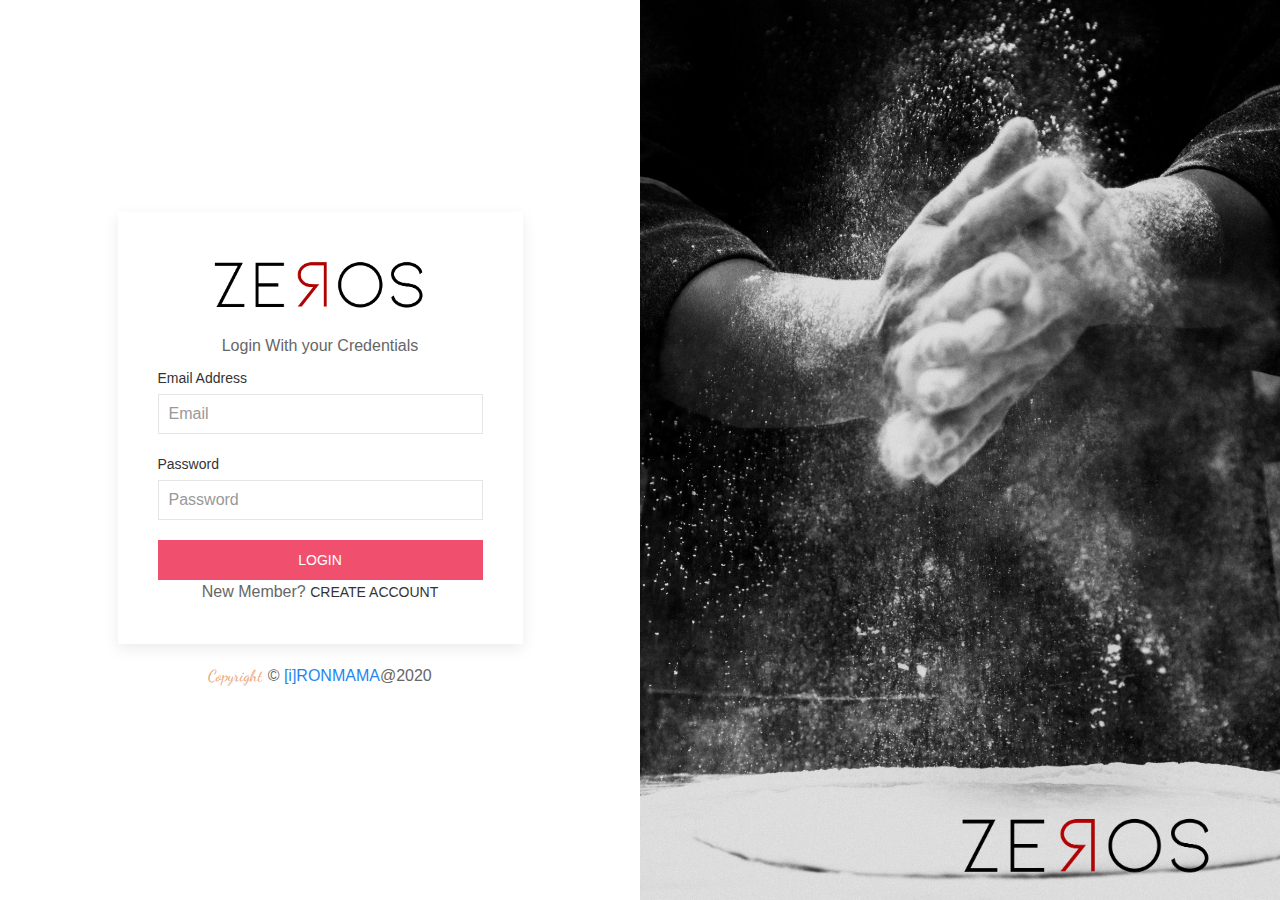
<file: login.html>
<!DOCTYPE html>
<html>
<head>
    <meta charset="utf-8" />
    <meta http-equiv="X-UA-Compatible" content="IE=edge">
    <title>project ZEROS UI</title>
    <meta name="viewport" content="width=device-width, initial-scale=1">    
    <link href="https://fonts.googleapis.com/css?family=Dancing+Script|Pacifico&display=swap" rel="stylesheet"> 
    <link rel="stylesheet" type="text/css" href="css/uikit.css">
    <link rel="stylesheet" type="text/css" media="screen" href="css/main.css" />
    <link rel="stylesheet" href="https://stackpath.bootstrapcdn.com/font-awesome/4.7.0/css/font-awesome.min.css">    
    
</head>
<body>  
    <section id="contact">
        <div>
            <div class="uk-grid-collapse" uk-grid>
                <div class="uk-width-1-2@m h-100">
                    <div class="h-1-1">
                        <div class="uk-background-cover h-1-1 uk-dark uk-panel uk-flex uk-flex-center uk-flex-middle">
                            <div class="uk-flex uk-flex-column uk-animation-slide-top-small">
                                <div>
                                    <div class="uk-card uk-card-default uk-card-hover uk-card-body uk-margin-bottom">                                        
                                        <img width="325" class="uk-margin-bottom" src="img/logo_2.png" alt="" uk-img>
                                        <p class="uk-flex uk-flex-center uk-margin-small-bottom">Login With your Credentials</p>
                                        <form class="uk-form-stacked">
                                            <div class="uk-margin">
                                                <label class="uk-form-label" for="form-stacked-text">Email Address</label>
                                                <div class="uk-form-controls">
                                                    <input class="uk-input" id="form-stacked-text" type="email" placeholder="Email">
                                                </div>
                                            </div>

                                            <div class="uk-margin">
                                                <label class="uk-form-label" for="form-stacked-text">Password</label>
                                                <div class="uk-form-controls">
                                                    <input class="uk-input" id="form-stacked-text" type="password" placeholder="Password">
                                                </div>
                                            </div>                              
                                            <a type="button" class="uk-button uk-button-danger uk-width-1-1" href="index.html">Login</a>
                                        </form>
                                        <div class="uk-flex uk-flex-center uk-flex-middle">
                                            <p>New Member? <a class="uk-button uk-button-text" href="registration.html">Create Account</a></p>
                                        </div>
                                    </div>
                                    <p class="uk-text-center"> <span class="zeros-sub-head copy">Copyright</span>  © <a href="#">[i]RONMAMA</a>@2020</p>
                                </div> 
                            </div>
                        </div>
                    </div>
                </div>  
                <div class="uk-width-expand@m">
                    <div class="h-100">
                        <div class="uk-background-cover uk-dark uk-panel" uk-parallax="bgy: -200" style="background-image: url(img/login.jpg);">
                            <div class="h-100 uk-flex uk-flex-right uk-flex-bottom">
                                <div class="uk-flex-column">
                                    <div class="uk-flex uk-flex-column uk-animation-slide-top-small uk-margin-bottom">
                                        <div>
                                            <img src="img/logo_2.png" width="385" alt="logo" uk-img>
                                        </div>                            
                                    </div>  
                                </div>                                                  
                            </div>
                        </div>
                    </div>
                </div>  
            </div>
        </div>
    </section> 
    
    <!-- <script src="js/uikit-icons.js"></script> -->
    <script src="js/uikit-icons.min.js"></script>
    <!-- <script src="js/uikit.js"></script> -->
    <script src="js/uikit.min.js"></script>
    <script src="js/main.js"></script>

</body>
</html>
</file>
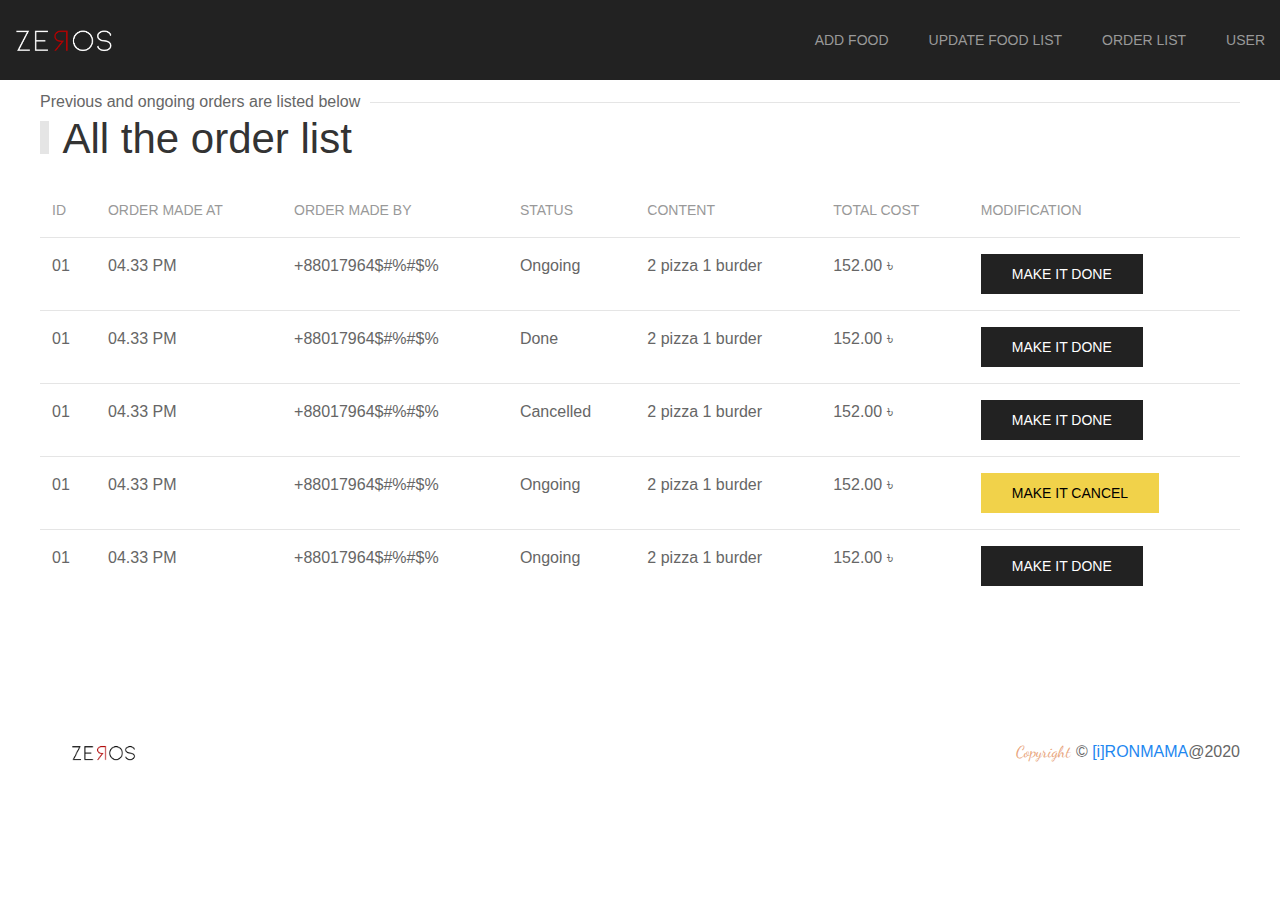
<file: order.html>
<!DOCTYPE html>
<html>
<head>
    <meta charset="utf-8" />
    <meta http-equiv="X-UA-Compatible" content="IE=edge">
    <title>project ZEROS UI</title>
    <meta name="viewport" content="width=device-width, initial-scale=1">    
    <link href="https://fonts.googleapis.com/css?family=Dancing+Script|Pacifico&display=swap" rel="stylesheet"> 
    <link rel="stylesheet" type="text/css" href="css/uikit.css">
    <link rel="stylesheet" type="text/css" media="screen" href="css/main.css" />
    <link rel="stylesheet" href="https://stackpath.bootstrapcdn.com/font-awesome/4.7.0/css/font-awesome.min.css">
    
</head>
<body>    
    <!-- Home Page Section -->
    <section class="main-section">
        <div class="admin-section-top">
            <div>
                <div class="uk-section-secondary uk-preserve-color">
                    <div uk-sticky="animation: uk-animation-slide-top; sel-target: .uk-navbar-container; cls-active: uk-navbar-sticky; cls-inactive: uk-navbar-transparent uk-dark; top: 200">
                        <nav class="uk-navbar-container" uk-navbar="mode: click;">
                            <div class="uk-navbar-left">
                                <a class="uk-navbar-item uk-logo logo-size" href="index.html"><img src="img/logo_2_w.png" alt="zeros"></a>                                                 
                            </div>
                            <div class="uk-navbar-right uk-dark">
                                <ul class="uk-navbar-nav uk-iconnav">
                                    <li>
                                        <a href="addfood.html" uk-toggle><span uk-icon="heart"></span> Add Food </a>
                                    </li>
                                    <li>
                                        <a href="foodList.html" uk-toggle><span uk-icon="heart"></span> Update Food List </a>
                                    </li>
                                    <li>
                                        <a href="order.html" uk-toggle><span uk-icon="heart"></span> Order List </a>
                                    </li>
                                    <li>
                                        <a href="#" > User </a>
                                        <div class="uk-navbar-dropdown uk-navbar-dropdown-width-2">
                                            <div class="uk-navbar-dropdown-grid uk-child-width-1" uk-grid>
                                                <div>
                                                    <ul class="uk-nav uk-navbar-dropdown-nav">
                                                        <li class="">
                                                            <a href="login.html" class="uk-button uk-button-primary">Logout</a>
                                                        </li>
                                                    </ul>
                                                </div>
                                            </div>
                                        </div>
                                    </li>                                    
                                </ul>
                            </div>
                        </nav>
                    </div>
                </div>

            </div>
        </div>
    </section>

    <div id="cart" uk-offcanvas="mode: push; flip: true; overlay: true">
        <div class="uk-offcanvas-bar">                        
            <button class="uk-offcanvas-close" type="button" uk-close></button>                                                
            <h3 class="uk-h4 zeros-head">Cart</h3>      
                            
            <form class="uk-form-stacked">
                <div class="uk-margin">
                    <label class="uk-form-label" for="form-stacked-text">Name</label>
                    <div class="uk-form-controls">
                        <input class="uk-input" id="form-stacked-text" type="text" placeholder="Full Name">
                    </div>
                </div>
            
                <div class="uk-margin">
                    <label class="uk-form-label" for="form-stacked-select">Select City</label>
                    <div class="uk-form-controls">
                        <select class="uk-select" id="form-stacked-select">
                            <option>Dhaka</option>
                            <option>Khulna</option>
                        </select>
                    </div>
                </div>

                <div class="uk-margin">
                        <label class="uk-form-label" for="form-stacked-select">Select Area</label>
                        <div class="uk-form-controls">
                            <select class="uk-select" id="form-stacked-select">
                                <option>Dhanmondi</option>
                                <option>Kolabagan</option>
                            </select>
                        </div>
                    </div>
            
                <div class="uk-margin">
                    <div class="uk-form-label">Preference</div>
                    <div class="uk-form-controls">
                        <label><input class="uk-radio" type="radio" name="radio1"> Lunch</label><br>
                        <label><input class="uk-radio" type="radio" name="radio2"> Dinner</label>
                    </div>
                </div>        
                <div class="uk-margin">
                    <button class="uk-button uk-button-danger">Search</button>
                </div>    
            </form>
        </div>
    </div>

    <!-- itemsList -->
    <section id="foods-items">
        <div class="uk-container">
            <div class="head">
                <h1 class="uk-heading-bullet">All the order list</h1>
                <p class="uk-heading-line"><span>Previous and ongoing orders are listed below</span></p>
            </div>

            <div class="uk-child-width-1@m" uk-grid>
                <div class="uk-margin-large">
                    <table class="uk-table uk-table-hover uk-table-divider">
                        <thead>
                            <tr>
                                <th>id</th>
                                <th>Order Made at</th>                                
                                <th>Order Made by</th>  
                                <th>Status</th>
                                <th>Content</th>
                                <th>Total cost</th>
                                <th>Modification</th>
                            </tr>
                        </thead>
                        <tbody>
                            <tr>
                                <td>01</td>
                                <td>04.33 PM</td>
                                <td>+88017964$#%#$%</td>
                                <td>Ongoing</td>
                                <td>2 pizza 1 burder</td>
                                <td>152.00 ৳</td>
                                <td><button class="uk-button uk-button-secondary">Make It Done</button></td>
                            </tr>
                            <tr>
                                <td>01</td>
                                <td>04.33 PM</td>
                                <td>+88017964$#%#$%</td>
                                <td>Done</td>
                                <td>2 pizza 1 burder</td>
                                <td>152.00 ৳</td>
                                <td><button class="uk-button uk-button-secondary">Make It Done</button></td>
                            </tr>
                            <tr>
                                <td>01</td>
                                <td>04.33 PM</td>
                                <td>+88017964$#%#$%</td>
                                <td>Cancelled</td>
                                <td>2 pizza 1 burder</td>
                                <td>152.00 ৳</td>
                                <td><button class="uk-button uk-button-secondary">Make It Done</button></td>
                            </tr>
                            <tr>
                                <td>01</td>
                                <td>04.33 PM</td>
                                <td>+88017964$#%#$%</td>
                                <td>Ongoing</td>
                                <td>2 pizza 1 burder</td>
                                <td>152.00 ৳</td>
                                <td><button class="uk-button uk-button-warning">Make It Cancel</button></td>
                            </tr>
                            <tr>
                                <td>01</td>
                                <td>04.33 PM</td>
                                <td>+88017964$#%#$%</td>
                                <td>Ongoing</td>
                                <td>2 pizza 1 burder</td>
                                <td>152.00 ৳</td>
                                <td><button class="uk-button uk-button-secondary">Make It Done</button></td>
                            </tr>                            
                        </tbody>
                    </table>
                </div>
            </div>
        </div>
    </section>

    <section id="footer">
        <div class="uk-padding">                            
            <div class="uk-flex uk-flex-wrap uk-flex-wrap-around uk-flex-between uk-flex-middle">
                <a class="uk-navbar-item uk-logo logo-size" href="index.html"><img src="img/logo_2.png" alt="zeros"></a>   
                <p class="uk-text-center"> <span class="zeros-sub-head copy">Copyright</span>  © <a href="#">[i]RONMAMA</a>@2020</p>
            </div>                
        </div>
    </section>

    <script src="js/uikit-icons.min.js"></script>
    <!-- <script src="js/uikit.js"></script> -->
    <script src="js/uikit.min.js"></script>
    <script src="js/main.js"></script>
</body>
</html>
</file>
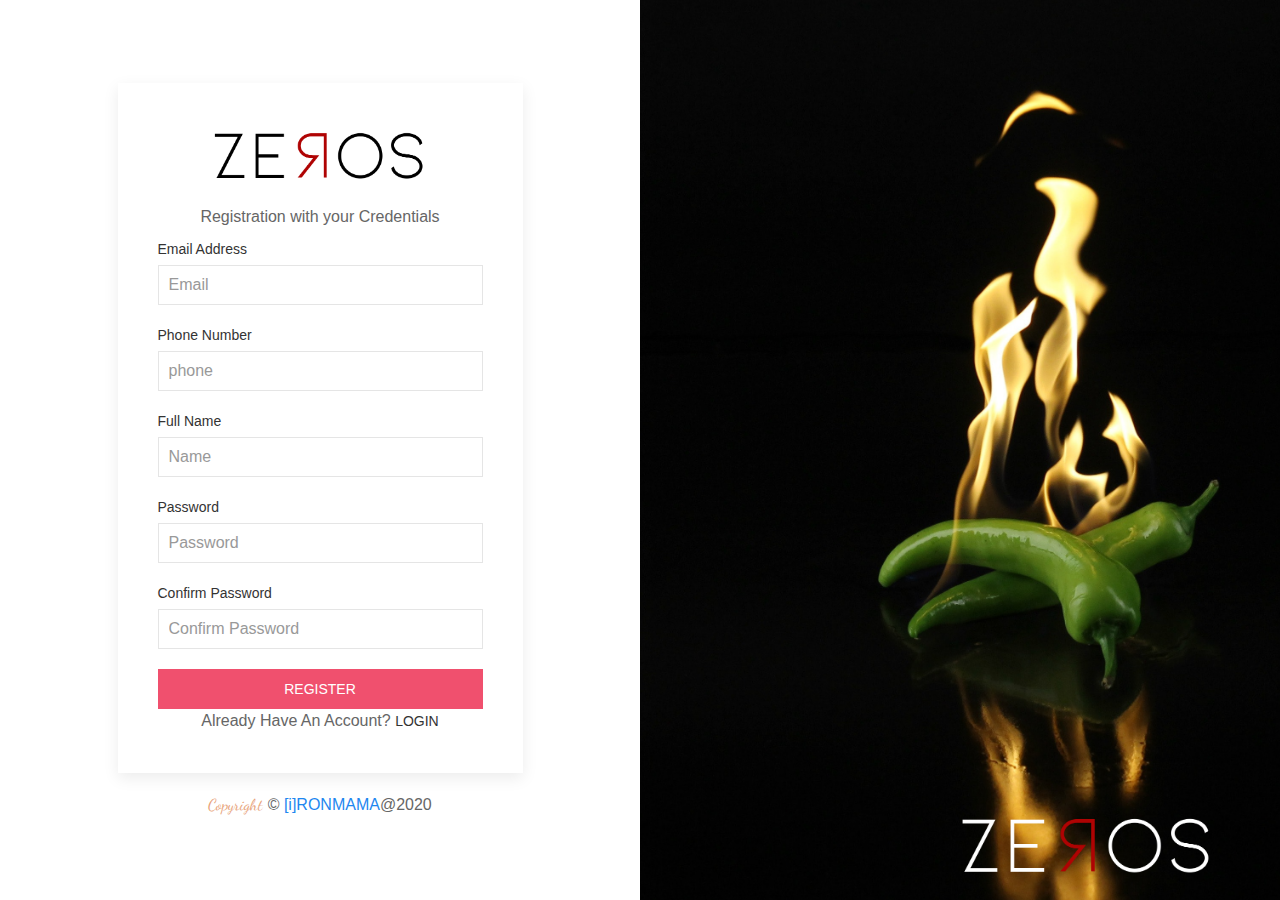
<file: registration.html>
<!DOCTYPE html>
<html>
<head>
    <meta charset="utf-8" />
    <meta http-equiv="X-UA-Compatible" content="IE=edge">
    <title>project ZEROS UI</title>
    <meta name="viewport" content="width=device-width, initial-scale=1">    
    <link href="https://fonts.googleapis.com/css?family=Dancing+Script|Pacifico&display=swap" rel="stylesheet"> 
    <link rel="stylesheet" type="text/css" href="css/uikit.css">
    <link rel="stylesheet" type="text/css" media="screen" href="css/main.css" />
    <link rel="stylesheet" href="https://stackpath.bootstrapcdn.com/font-awesome/4.7.0/css/font-awesome.min.css">    
    
</head>
<body>  
    <section id="contact">
        <div>
            <div class="uk-grid-collapse" uk-grid>
                <div class="uk-width-1-2@m h-100">
                    <div class="h-1-1">
                        <div class="uk-background-cover h-1-1 uk-dark uk-panel uk-flex uk-flex-center uk-flex-middle">
                            <div class="uk-flex uk-flex-column uk-animation-slide-top-small">
                                <div>
                                    <div class="uk-card uk-card-default uk-card-hover uk-card-body uk-margin-bottom">                                        
                                        <img width="325" class="uk-margin-bottom" src="img/logo_2.png" alt="" uk-img>
                                        <p class="uk-flex uk-flex-center uk-margin-small-bottom">Registration with your Credentials</p>
                                        <form class="uk-form-stacked">
                                            <div class="uk-margin">
                                                <label class="uk-form-label" for="form-stacked-text">Email Address</label>
                                                <div class="uk-form-controls">
                                                    <input class="uk-input" id="form-stacked-text" type="email" placeholder="Email">
                                                </div>
                                            </div>

                                            <div class="uk-margin">
                                                <label class="uk-form-label" for="form-stacked-text">Phone Number</label>
                                                <div class="uk-form-controls">
                                                    <input class="uk-input" id="form-stacked-text" type="text" placeholder="phone">
                                                </div>
                                            </div>

                                            <div class="uk-margin">
                                                <label class="uk-form-label" for="form-stacked-text">Full Name</label>
                                                <div class="uk-form-controls">
                                                    <input class="uk-input" id="form-stacked-text" type="text" placeholder="Name">
                                                </div>
                                            </div>

                                            <div class="uk-margin">
                                                <label class="uk-form-label" for="form-stacked-text">Password</label>
                                                <div class="uk-form-controls">
                                                    <input class="uk-input" id="form-stacked-text" type="password" placeholder="Password">
                                                </div>
                                            </div>     
                                            <div class="uk-margin">
                                                <label class="uk-form-label" for="form-stacked-text">Confirm Password</label>
                                                <div class="uk-form-controls">
                                                    <input class="uk-input" id="form-stacked-text" type="password" placeholder="Confirm Password">
                                                </div>
                                            </div>                            
                                            <a type="button" class="uk-button uk-button-danger uk-width-1-1" href="index.html">Register</a>
                                            <div class="uk-flex uk-flex-center uk-flex-middle">
                                                <p>Already Have An Account? <a class="uk-button uk-button-text" href="login.html">Login</a></p>
                                            </div>
                                            
                                        </form>
                                    </div>
                                    <p class="uk-text-center"> <span class="zeros-sub-head copy">Copyright</span>  © <a href="#">[i]RONMAMA</a>@2020</p>
                                </div> 
                            </div>
                        </div>
                    </div>
                </div>  
                <div class="uk-width-expand@m">
                    <div class="h-100">
                        <div class="uk-background-cover uk-dark uk-panel" uk-parallax="bgy: -200" style="background-image: url(img/register.jpg);">
                            <div class="h-100 uk-flex uk-flex-right uk-flex-bottom">
                                <div class="uk-flex-column">
                                    <div class="uk-flex uk-flex-column uk-animation-slide-top-small uk-margin-bottom">
                                        <div>
                                            <img src="img/logo_2_ws.png" width="385" alt="logo" uk-img>
                                        </div>                            
                                    </div>  
                                </div>                                                  
                            </div>
                        </div>
                    </div>
                </div>  
            </div>
        </div>
    </section> 
    
    <!-- <script src="js/uikit-icons.js"></script> -->
    <script src="js/uikit-icons.min.js"></script>
    <!-- <script src="js/uikit.js"></script> -->
    <script src="js/uikit.min.js"></script>
    <script src="js/main.js"></script>

</body>
</html>
</file>
<file: css/main.css>
p{
    margin: 0;
}

.main-section{
    position: relative;
}

.main-section-content{
    /* position: absolute; */
    height: 100vh;
    /* width: 100vw; */
}

/* heights clasess */
.h-100{
    height: 100vh;
}

.h-70{
    height: 70vh;
}

.h-80{
    height: 80vh;
}

.grow { 
    transition: all .2s ease-in-out; 
    padding: 40px;
    margin: 40px;
    border: 1px solid;
    border-radius: 50%;    
}

.shadow-dark{
    -webkit-box-shadow: 5px 5px 30px -20px rgba(0,0,0,0.62);
    -moz-box-shadow: 5px 5px 30px -20px rgba(0,0,0,0.62);
    box-shadow: 5px 5px 30px -20px rgba(0,0,0,0.62);
}

.shadow-light{
    -webkit-box-shadow: 5px 5px 30px -20px rgba(230,230,230,1);
    -moz-box-shadow: 5px 5px 30px -20px rgba(230,230,230,1);
    box-shadow: 5px 5px 30px -20px rgba(230,230,230,1);
}

.grow:hover { 
    transform: scale(1.1); 
}

/* Background color */
.uk-background-danger {
    background: #EE395B;
}

.uk-background-warning {
    background: #f1d24a;
}

.uk-background-dark-blue {
    background: #202f46;
}

.uk-button-warning:hover, .uk-button-warning:focus {
    background-color: rgb(238, 211, 57);
    color:#000;
}

.uk-button-warning {
    background-color: #f1d24a;
    color: #000;
    border: 1px solid transparent;
}

.zeros-head{
    font-family: 'Pacifico', cursive;
    margin-bottom: 5px;
    font-size: 2.7rem;
    color:#cc569e !important;
}

.zeros-sub-head{
    font-family: 'Dancing Script', cursive;
    font-size: 2.3rem;
    color:#5a3a68;
}

.logo-size{
    width: 128px;
}

.copy {
    font-size: 1rem;
    color: #e8a37a;
}


/* height response fore device */
@media (max-width: 420px) {
    .uk-height-responsive {
        height: 800px;
    }
}



/* Overriding uikit css */
.uk-navbar-container:not(.uk-navbar-transparent) {
    background: #120529;
  }


  /* map size */
#map {
    height: 100%;
}

.h-1-1{
    height: 100%;
}


/* ADMIN SECTION CSS */

.admin-section-top {
    height: 10vh;
}

.head{
    display: flex;
    flex-direction: column-reverse;
}
</file>
